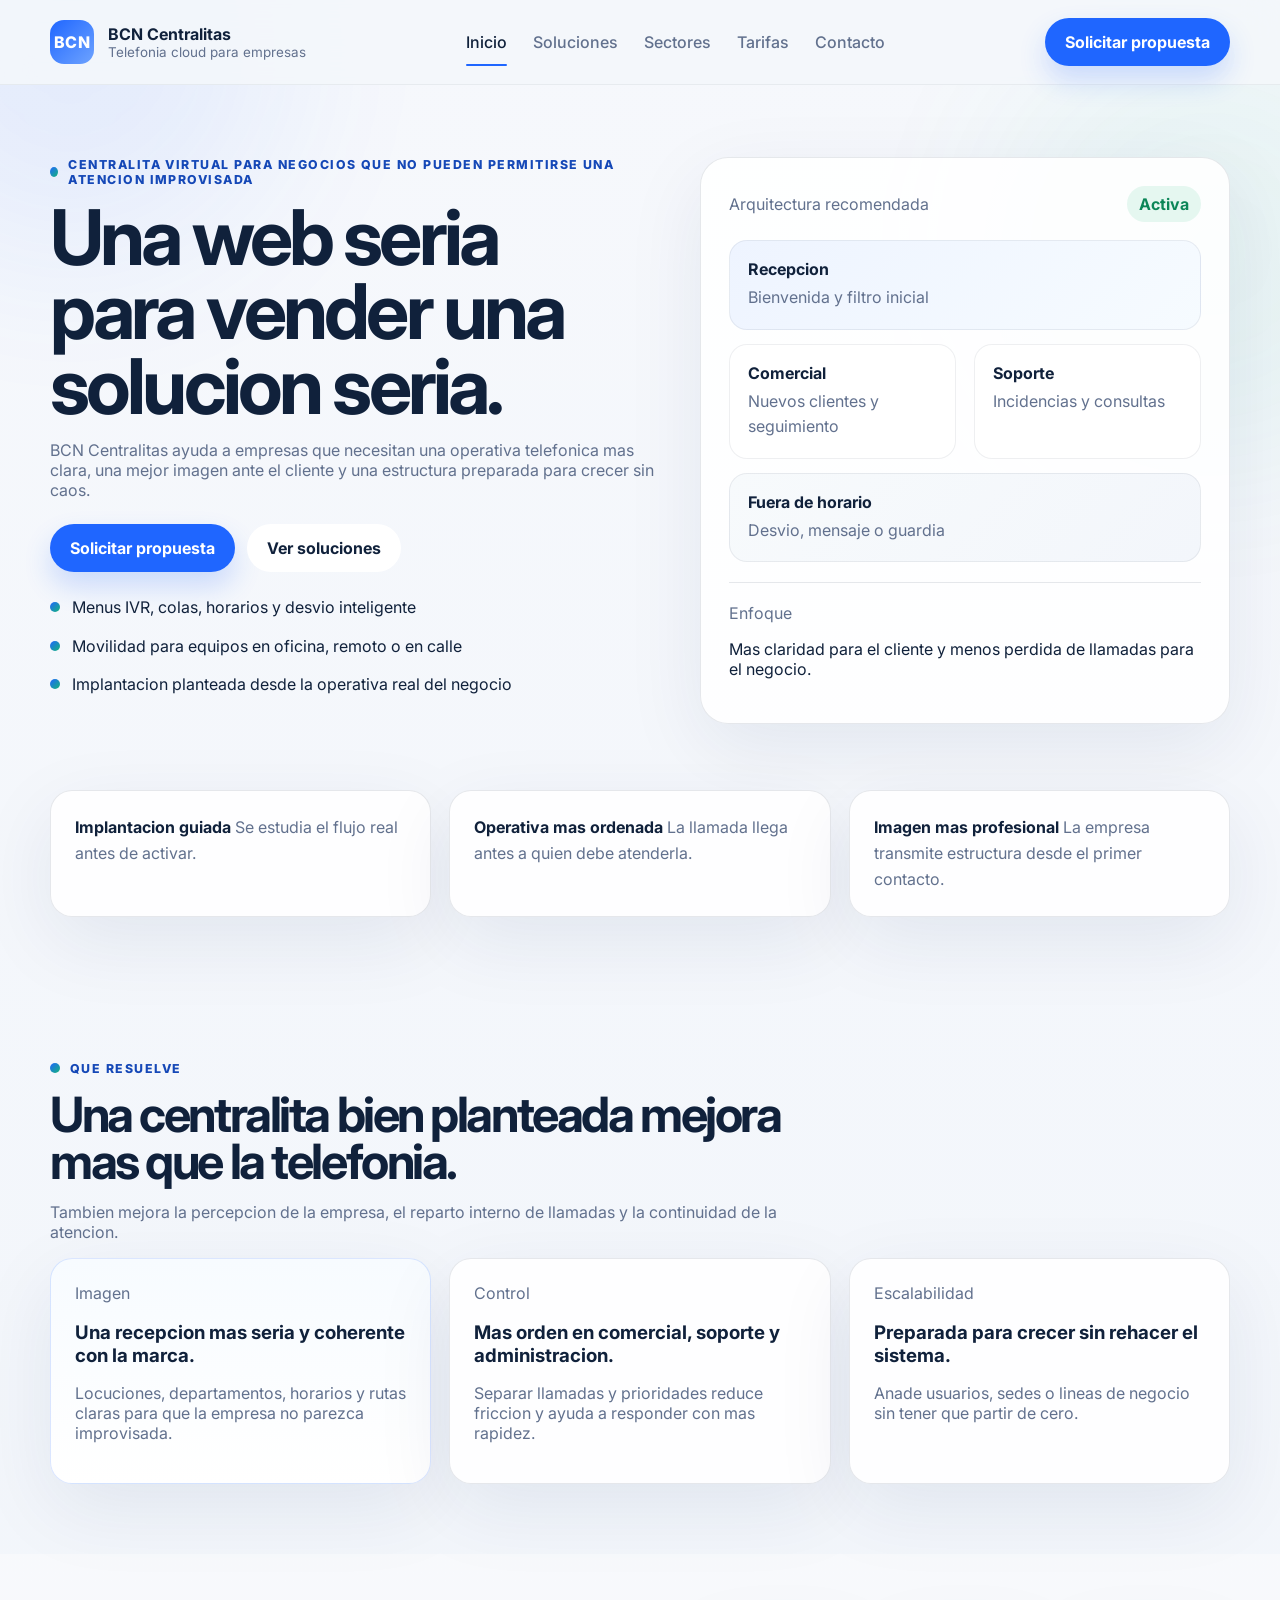
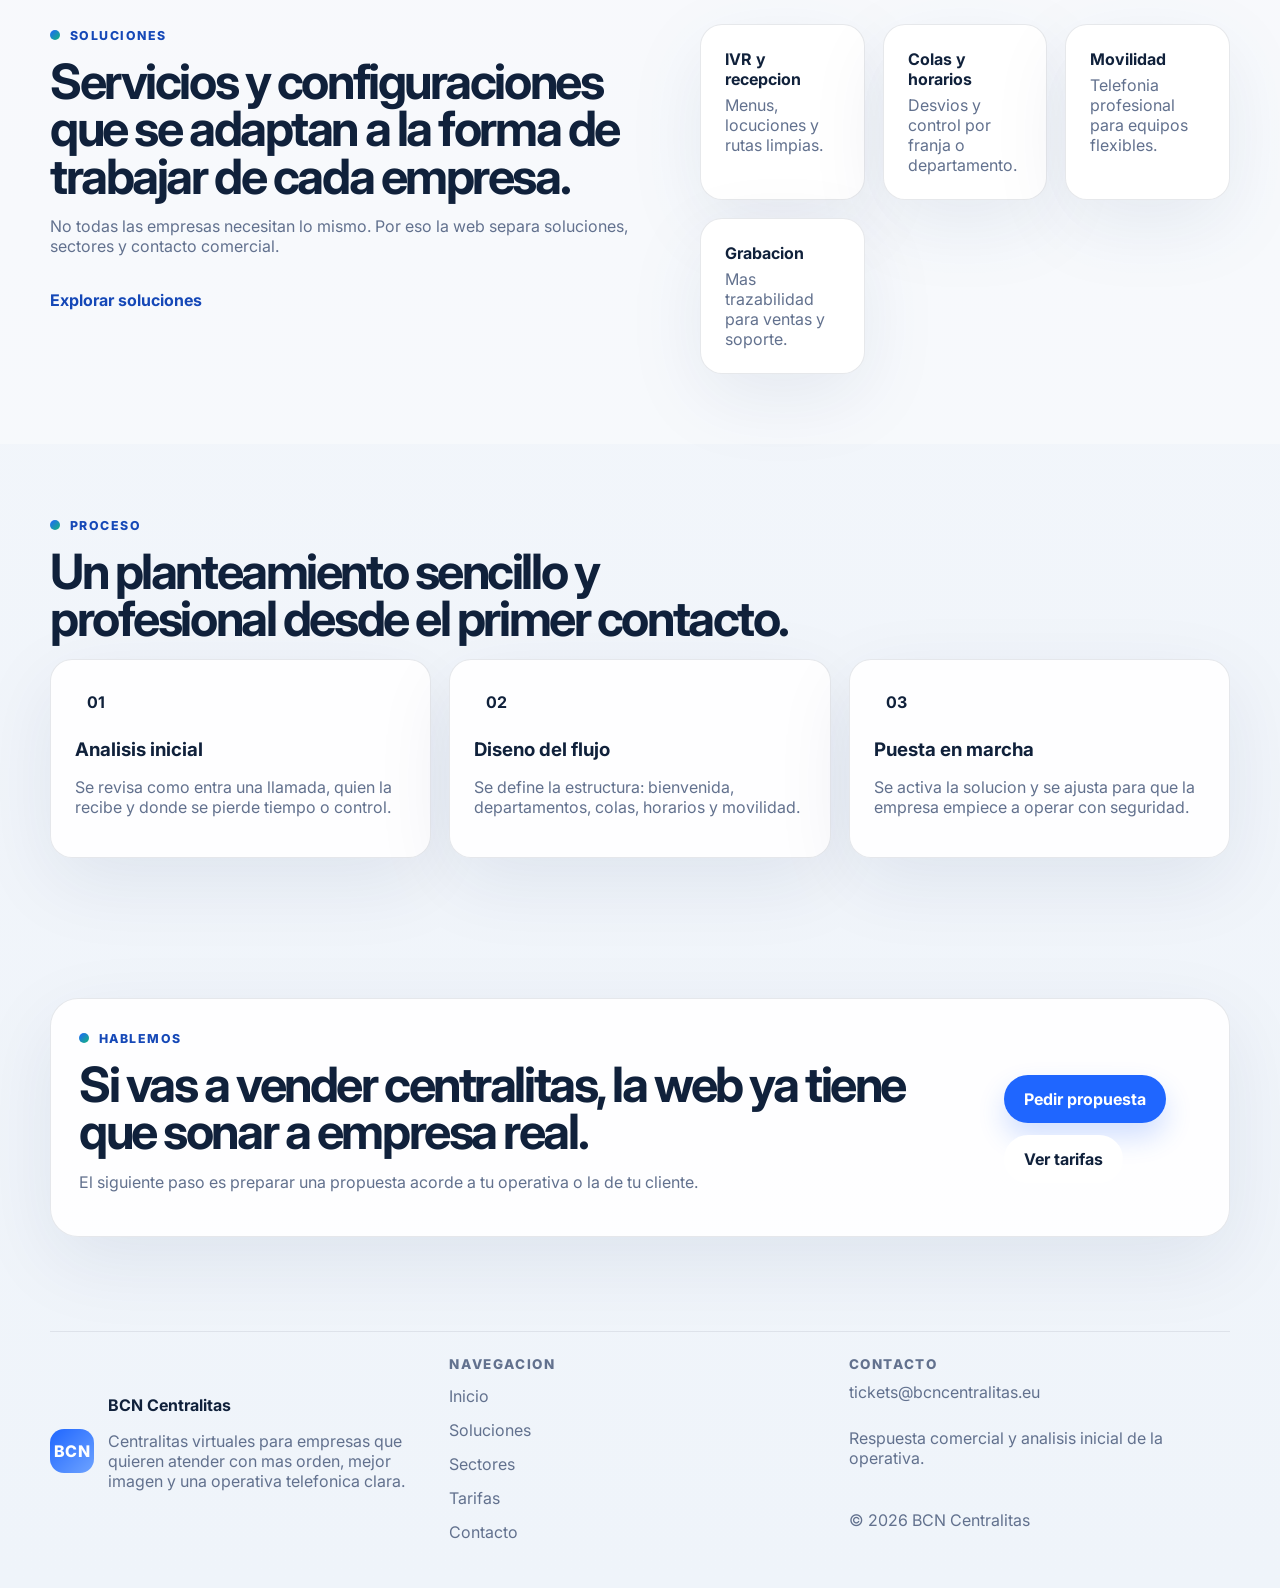
<file: index.html>
<!DOCTYPE html>
<html lang="es">
  <head>
    <meta charset="UTF-8" />
    <meta name="viewport" content="width=device-width, initial-scale=1.0" />
    <link rel="preconnect" href="https://fonts.googleapis.com" />
    <link rel="preconnect" href="https://fonts.gstatic.com" crossorigin />
    <link
      href="https://fonts.googleapis.com/css2?family=Inter:wght@400;500;600;700;800&display=swap"
      rel="stylesheet"
    />
    <link rel="stylesheet" href="/styles.css" />
    <title>BCN Centralitas | Centralita virtual para empresas</title>
    <meta name="description" content="Centralita virtual para empresas con IVR, colas, desvio, movilidad, grabacion e implantacion guiada." />
  </head>
  <body data-page="inicio">
    <div class="page-bg page-bg-left"></div>
    <div class="page-bg page-bg-right"></div>
    <header class="site-header">
      <div class="container header-inner">
        <a href="/" class="brand" aria-label="BCN Centralitas inicio">
          <span class="brand-mark">BCN</span>
          <span class="brand-copy">
            <strong>BCN Centralitas</strong>
            <span>Telefonia cloud para empresas</span>
          </span>
        </a>

        <button class="menu-toggle" type="button" aria-expanded="false" aria-label="Abrir navegacion">
          Menu
        </button>

        <nav class="main-nav" aria-label="Navegacion principal">
          <a href="/" data-page="inicio">Inicio</a>
          <a href="/soluciones" data-page="soluciones">Soluciones</a>
          <a href="/sectores" data-page="sectores">Sectores</a>
          <a href="/tarifas" data-page="tarifas">Tarifas</a>
          <a href="/contacto" data-page="contacto">Contacto</a>
        </nav>

        <a class="header-cta" href="/contacto">Solicitar propuesta</a>
      </div>
    </header>

    <main>
      <section class="hero-section">
        <div class="container hero-grid">
          <div class="hero-copy">
            <span class="eyebrow">Centralita virtual para negocios que no pueden permitirse una atencion improvisada</span>
            <h1>Una web seria para vender una solucion seria.</h1>
            <p class="lead">
              BCN Centralitas ayuda a empresas que necesitan una operativa telefonica mas clara,
              una mejor imagen ante el cliente y una estructura preparada para crecer sin caos.
            </p>
            <div class="hero-actions">
              <a class="button button-primary" href="/contacto">Solicitar propuesta</a>
              <a class="button button-secondary" href="/soluciones">Ver soluciones</a>
            </div>
            <ul class="hero-list">
              <li>Menus IVR, colas, horarios y desvio inteligente</li>
              <li>Movilidad para equipos en oficina, remoto o en calle</li>
              <li>Implantacion planteada desde la operativa real del negocio</li>
            </ul>
          </div>

          <div class="hero-card">
            <div class="hero-card-top">
              <span class="card-label">Arquitectura recomendada</span>
              <span class="status-badge">Activa</span>
            </div>
            <div class="signal-flow">
              <div class="signal-node signal-node-primary">
                <strong>Recepcion</strong>
                <span>Bienvenida y filtro inicial</span>
              </div>
              <div class="signal-row">
                <div class="signal-node">
                  <strong>Comercial</strong>
                  <span>Nuevos clientes y seguimiento</span>
                </div>
                <div class="signal-node">
                  <strong>Soporte</strong>
                  <span>Incidencias y consultas</span>
                </div>
              </div>
              <div class="signal-node signal-node-muted">
                <strong>Fuera de horario</strong>
                <span>Desvio, mensaje o guardia</span>
              </div>
            </div>
            <div class="hero-note">
              <span class="card-label">Enfoque</span>
              <p>Mas claridad para el cliente y menos perdida de llamadas para el negocio.</p>
            </div>
          </div>
        </div>
      </section>

      <section class="section section-tight">
        <div class="container value-strip">
          <article>
            <strong>Implantacion guiada</strong>
            <span>Se estudia el flujo real antes de activar.</span>
          </article>
          <article>
            <strong>Operativa mas ordenada</strong>
            <span>La llamada llega antes a quien debe atenderla.</span>
          </article>
          <article>
            <strong>Imagen mas profesional</strong>
            <span>La empresa transmite estructura desde el primer contacto.</span>
          </article>
        </div>
      </section>

      <section class="section">
        <div class="container">
          <div class="section-heading">
            <span class="eyebrow">Que resuelve</span>
            <h2>Una centralita bien planteada mejora mas que la telefonia.</h2>
            <p>Tambien mejora la percepcion de la empresa, el reparto interno de llamadas y la continuidad de la atencion.</p>
          </div>
          <div class="feature-grid">
            <article class="feature-card feature-card-featured">
              <span class="card-label">Imagen</span>
              <h3>Una recepcion mas seria y coherente con la marca.</h3>
              <p>Locuciones, departamentos, horarios y rutas claras para que la empresa no parezca improvisada.</p>
            </article>
            <article class="feature-card">
              <span class="card-label">Control</span>
              <h3>Mas orden en comercial, soporte y administracion.</h3>
              <p>Separar llamadas y prioridades reduce friccion y ayuda a responder con mas rapidez.</p>
            </article>
            <article class="feature-card">
              <span class="card-label">Escalabilidad</span>
              <h3>Preparada para crecer sin rehacer el sistema.</h3>
              <p>Anade usuarios, sedes o lineas de negocio sin tener que partir de cero.</p>
            </article>
          </div>
        </div>
      </section>

      <section class="section section-soft">
        <div class="container split-grid">
          <div>
            <span class="eyebrow">Soluciones</span>
            <h2>Servicios y configuraciones que se adaptan a la forma de trabajar de cada empresa.</h2>
            <p class="lead">No todas las empresas necesitan lo mismo. Por eso la web separa soluciones, sectores y contacto comercial.</p>
            <a class="text-link" href="/soluciones">Explorar soluciones</a>
          </div>
          <div class="mini-grid">
            <article class="mini-card">
              <strong>IVR y recepcion</strong>
              <span>Menus, locuciones y rutas limpias.</span>
            </article>
            <article class="mini-card">
              <strong>Colas y horarios</strong>
              <span>Desvios y control por franja o departamento.</span>
            </article>
            <article class="mini-card">
              <strong>Movilidad</strong>
              <span>Telefonia profesional para equipos flexibles.</span>
            </article>
            <article class="mini-card">
              <strong>Grabacion</strong>
              <span>Mas trazabilidad para ventas y soporte.</span>
            </article>
          </div>
        </div>
      </section>

      <section class="section">
        <div class="container">
          <div class="section-heading">
            <span class="eyebrow">Proceso</span>
            <h2>Un planteamiento sencillo y profesional desde el primer contacto.</h2>
          </div>
          <div class="process-grid">
            <article class="process-card">
              <span class="step-badge">01</span>
              <h3>Analisis inicial</h3>
              <p>Se revisa como entra una llamada, quien la recibe y donde se pierde tiempo o control.</p>
            </article>
            <article class="process-card">
              <span class="step-badge">02</span>
              <h3>Diseno del flujo</h3>
              <p>Se define la estructura: bienvenida, departamentos, colas, horarios y movilidad.</p>
            </article>
            <article class="process-card">
              <span class="step-badge">03</span>
              <h3>Puesta en marcha</h3>
              <p>Se activa la solucion y se ajusta para que la empresa empiece a operar con seguridad.</p>
            </article>
          </div>
        </div>
      </section>

      <section class="section">
        <div class="container cta-panel">
          <div>
            <span class="eyebrow">Hablemos</span>
            <h2>Si vas a vender centralitas, la web ya tiene que sonar a empresa real.</h2>
            <p>El siguiente paso es preparar una propuesta acorde a tu operativa o la de tu cliente.</p>
          </div>
          <div class="hero-actions">
            <a class="button button-primary" href="/contacto">Pedir propuesta</a>
            <a class="button button-secondary" href="/tarifas">Ver tarifas</a>
          </div>
        </div>
      </section>
    </main>
    <footer class="site-footer">
      <div class="container footer-grid">
        <div class="footer-brand">
          <span class="brand-mark footer-mark">BCN</span>
          <div>
            <strong>BCN Centralitas</strong>
            <p>Centralitas virtuales para empresas que quieren atender con mas orden, mejor imagen y una operativa telefonica clara.</p>
          </div>
        </div>
        <div class="footer-column">
          <span class="footer-title">Navegacion</span>
          <a href="/">Inicio</a>
          <a href="/soluciones">Soluciones</a>
          <a href="/sectores">Sectores</a>
          <a href="/tarifas">Tarifas</a>
          <a href="/contacto">Contacto</a>
        </div>
        <div class="footer-column">
          <span class="footer-title">Contacto</span>
          <a href="mailto:tickets@bcncentralitas.eu">tickets@bcncentralitas.eu</a>
          <p>Respuesta comercial y analisis inicial de la operativa.</p>
          <p>&copy; <span data-current-year></span> BCN Centralitas</p>
        </div>
      </div>
    </footer>
    <script src="/script.js"></script>

  </body>
</html>
</file>
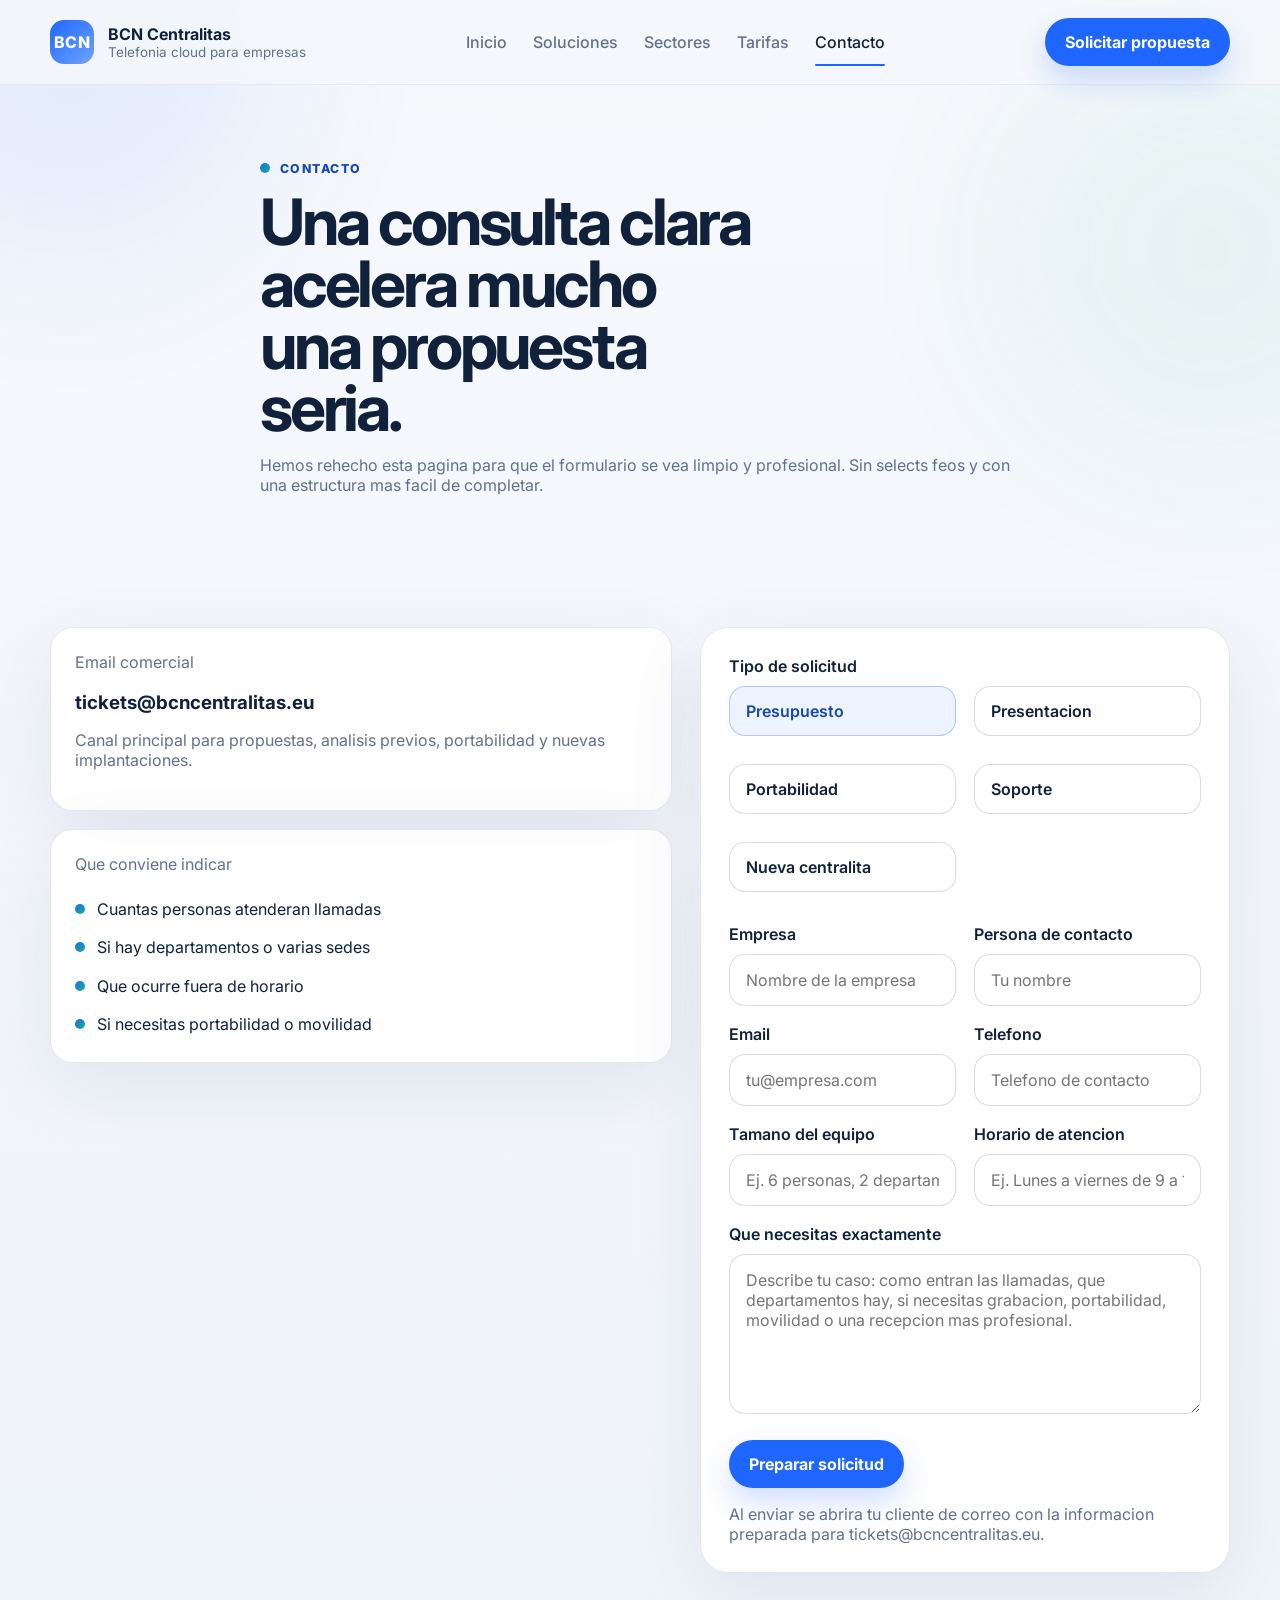
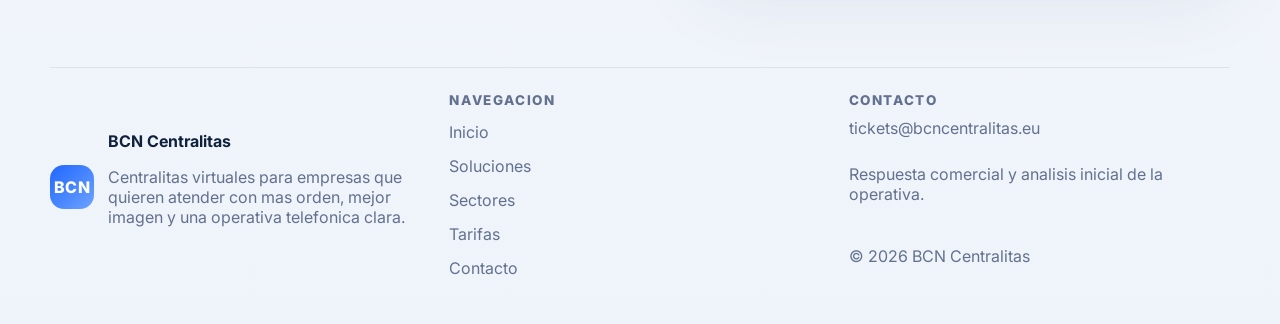
<file: contacto/index.html>
<!DOCTYPE html>
<html lang="es">
  <head>
    <meta charset="UTF-8" />
    <meta name="viewport" content="width=device-width, initial-scale=1.0" />
    <link rel="preconnect" href="https://fonts.googleapis.com" />
    <link rel="preconnect" href="https://fonts.gstatic.com" crossorigin />
    <link
      href="https://fonts.googleapis.com/css2?family=Inter:wght@400;500;600;700;800&display=swap"
      rel="stylesheet"
    />
    <link rel="stylesheet" href="/styles.css" />
    <title>Contacto | BCN Centralitas</title>
    <meta name="description" content="Solicita una propuesta comercial o abre una consulta sobre la centralita que encaja con tu empresa." />
  </head>
  <body data-page="contacto">
    <div class="page-bg page-bg-left"></div>
    <div class="page-bg page-bg-right"></div>
    <header class="site-header">
      <div class="container header-inner">
        <a href="/" class="brand" aria-label="BCN Centralitas inicio">
          <span class="brand-mark">BCN</span>
          <span class="brand-copy">
            <strong>BCN Centralitas</strong>
            <span>Telefonia cloud para empresas</span>
          </span>
        </a>

        <button class="menu-toggle" type="button" aria-expanded="false" aria-label="Abrir navegacion">
          Menu
        </button>

        <nav class="main-nav" aria-label="Navegacion principal">
          <a href="/" data-page="inicio">Inicio</a>
          <a href="/soluciones" data-page="soluciones">Soluciones</a>
          <a href="/sectores" data-page="sectores">Sectores</a>
          <a href="/tarifas" data-page="tarifas">Tarifas</a>
          <a href="/contacto" data-page="contacto">Contacto</a>
        </nav>

        <a class="header-cta" href="/contacto">Solicitar propuesta</a>
      </div>
    </header>

    <main>
      <section class="page-hero">
        <div class="container page-intro">
          <span class="eyebrow">Contacto</span>
          <h1>Una consulta clara acelera mucho una propuesta seria.</h1>
          <p class="lead">Hemos rehecho esta pagina para que el formulario se vea limpio y profesional. Sin selects feos y con una estructura mas facil de completar.</p>
        </div>
      </section>

      <section class="section">
        <div class="container contact-grid">
          <aside class="contact-sidebar">
            <article class="sidebar-card">
              <span class="card-label">Email comercial</span>
              <h3>tickets@bcncentralitas.eu</h3>
              <p>Canal principal para propuestas, analisis previos, portabilidad y nuevas implantaciones.</p>
            </article>
            <article class="sidebar-card">
              <span class="card-label">Que conviene indicar</span>
              <ul class="clean-list">
                <li>Cuantas personas atenderan llamadas</li>
                <li>Si hay departamentos o varias sedes</li>
                <li>Que ocurre fuera de horario</li>
                <li>Si necesitas portabilidad o movilidad</li>
              </ul>
            </article>
          </aside>

          <form id="contact-form" class="contact-form panel">
            <div class="form-block">
              <span class="form-label">Tipo de solicitud</span>
              <div class="choice-grid">
                <label class="choice-card">
                  <input type="radio" name="requestType" value="Presupuesto" checked />
                  <span>Presupuesto</span>
                </label>
                <label class="choice-card">
                  <input type="radio" name="requestType" value="Presentacion" />
                  <span>Presentacion</span>
                </label>
                <label class="choice-card">
                  <input type="radio" name="requestType" value="Portabilidad" />
                  <span>Portabilidad</span>
                </label>
                <label class="choice-card">
                  <input type="radio" name="requestType" value="Soporte" />
                  <span>Soporte</span>
                </label>
                <label class="choice-card">
                  <input type="radio" name="requestType" value="Nueva centralita" />
                  <span>Nueva centralita</span>
                </label>
              </div>
            </div>

            <div class="form-grid">
              <label>
                <span>Empresa</span>
                <input type="text" name="company" placeholder="Nombre de la empresa" required />
              </label>
              <label>
                <span>Persona de contacto</span>
                <input type="text" name="name" placeholder="Tu nombre" required />
              </label>
              <label>
                <span>Email</span>
                <input type="email" name="email" placeholder="tu@empresa.com" required />
              </label>
              <label>
                <span>Telefono</span>
                <input type="tel" name="phone" placeholder="Telefono de contacto" required />
              </label>
              <label>
                <span>Tamano del equipo</span>
                <input type="text" name="teamSize" placeholder="Ej. 6 personas, 2 departamentos" required />
              </label>
              <label>
                <span>Horario de atencion</span>
                <input type="text" name="schedule" placeholder="Ej. Lunes a viernes de 9 a 18" />
              </label>
              <label class="full-width">
                <span>Que necesitas exactamente</span>
                <textarea name="message" placeholder="Describe tu caso: como entran las llamadas, que departamentos hay, si necesitas grabacion, portabilidad, movilidad o una recepcion mas profesional." required></textarea>
              </label>
            </div>

            <div class="form-actions-row">
              <button type="submit" class="button button-primary">Preparar solicitud</button>
              <p id="form-status" class="form-status">Al enviar se abrira tu cliente de correo con la informacion preparada para tickets@bcncentralitas.eu.</p>
            </div>
          </form>
        </div>
      </section>
    </main>
    <footer class="site-footer">
      <div class="container footer-grid">
        <div class="footer-brand">
          <span class="brand-mark footer-mark">BCN</span>
          <div>
            <strong>BCN Centralitas</strong>
            <p>Centralitas virtuales para empresas que quieren atender con mas orden, mejor imagen y una operativa telefonica clara.</p>
          </div>
        </div>
        <div class="footer-column">
          <span class="footer-title">Navegacion</span>
          <a href="/">Inicio</a>
          <a href="/soluciones">Soluciones</a>
          <a href="/sectores">Sectores</a>
          <a href="/tarifas">Tarifas</a>
          <a href="/contacto">Contacto</a>
        </div>
        <div class="footer-column">
          <span class="footer-title">Contacto</span>
          <a href="mailto:tickets@bcncentralitas.eu">tickets@bcncentralitas.eu</a>
          <p>Respuesta comercial y analisis inicial de la operativa.</p>
          <p>&copy; <span data-current-year></span> BCN Centralitas</p>
        </div>
      </div>
    </footer>
    <script src="/script.js"></script>

  </body>
</html>
</file>
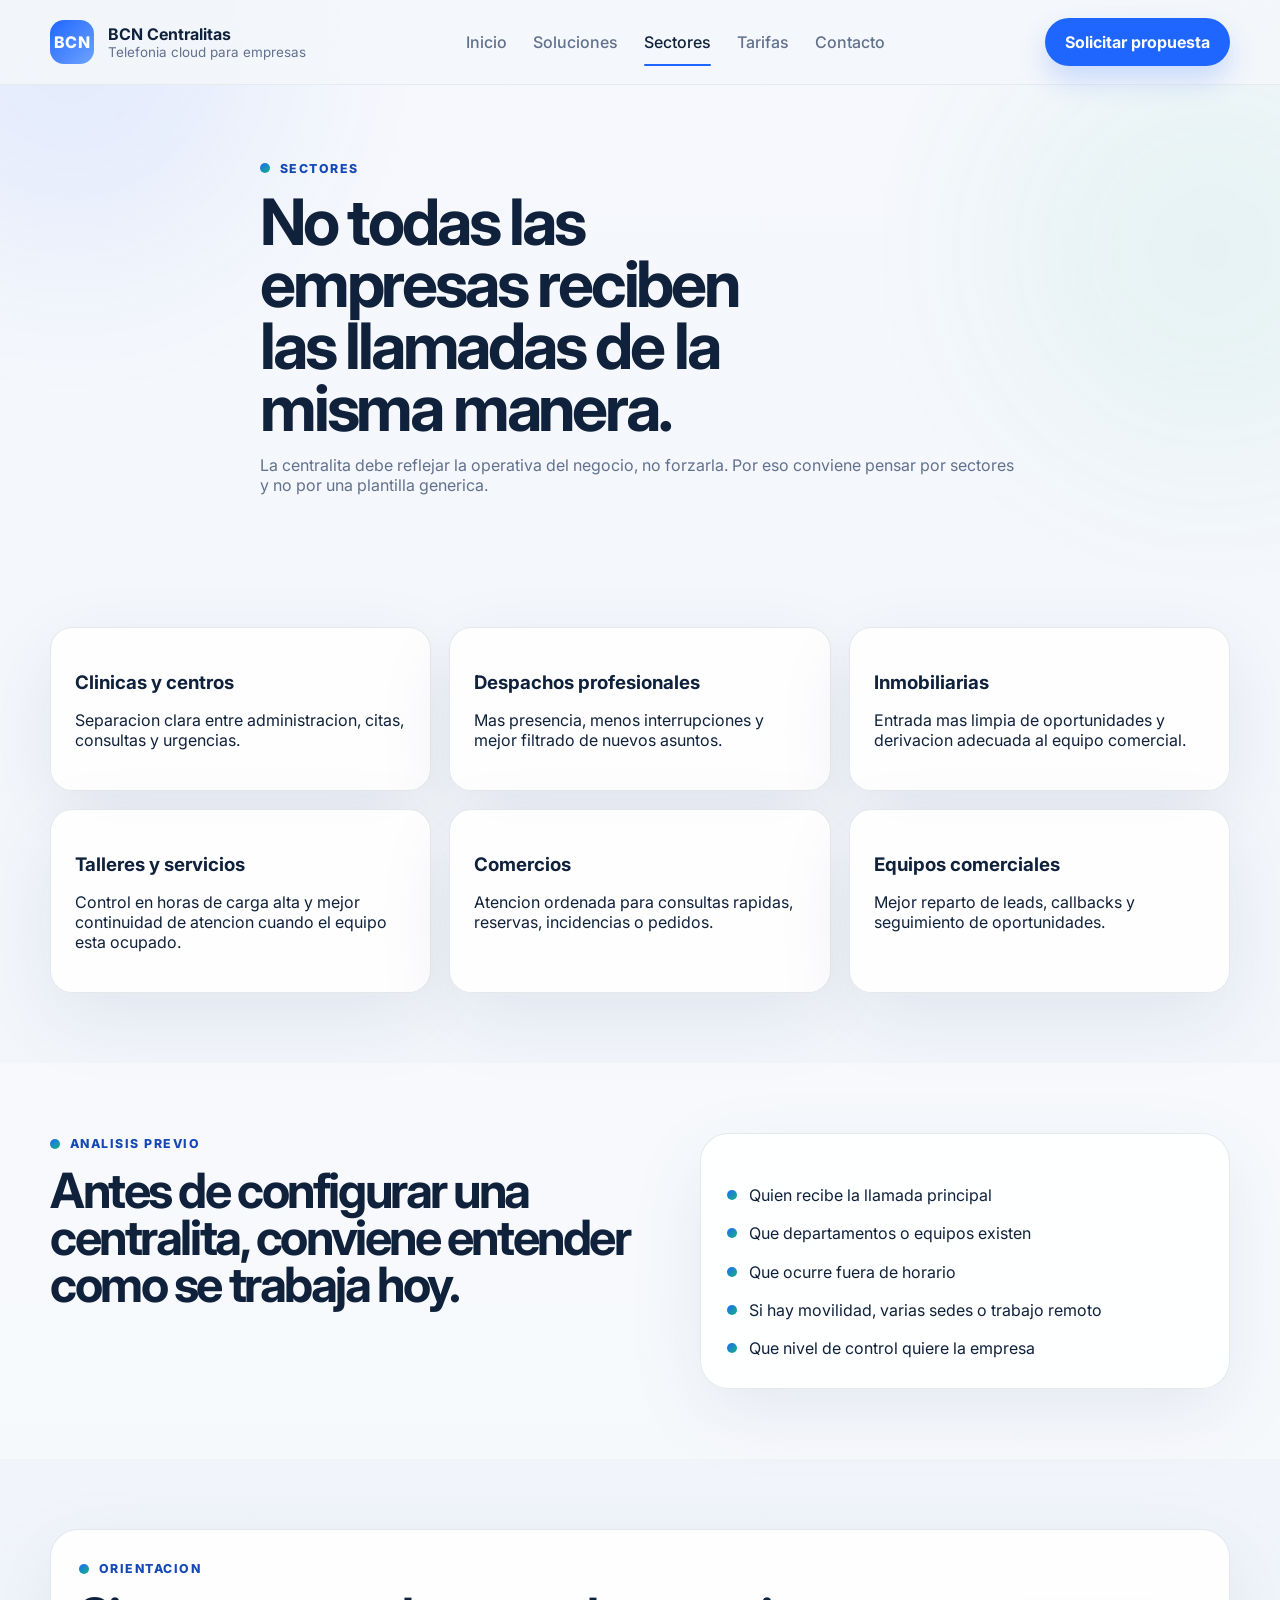
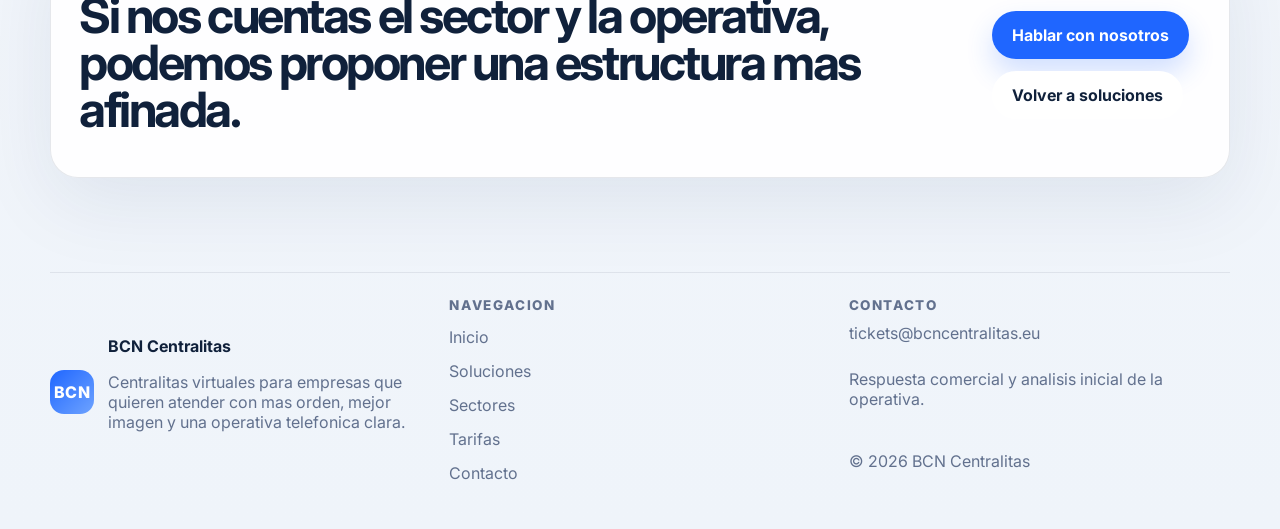
<file: sectores/index.html>
<!DOCTYPE html>
<html lang="es">
  <head>
    <meta charset="UTF-8" />
    <meta name="viewport" content="width=device-width, initial-scale=1.0" />
    <link rel="preconnect" href="https://fonts.googleapis.com" />
    <link rel="preconnect" href="https://fonts.gstatic.com" crossorigin />
    <link
      href="https://fonts.googleapis.com/css2?family=Inter:wght@400;500;600;700;800&display=swap"
      rel="stylesheet"
    />
    <link rel="stylesheet" href="/styles.css" />
    <title>Sectores | BCN Centralitas</title>
    <meta name="description" content="Casos de uso para clinicas, despachos, inmobiliarias, talleres, comercios y equipos comerciales." />
  </head>
  <body data-page="sectores">
    <div class="page-bg page-bg-left"></div>
    <div class="page-bg page-bg-right"></div>
    <header class="site-header">
      <div class="container header-inner">
        <a href="/" class="brand" aria-label="BCN Centralitas inicio">
          <span class="brand-mark">BCN</span>
          <span class="brand-copy">
            <strong>BCN Centralitas</strong>
            <span>Telefonia cloud para empresas</span>
          </span>
        </a>

        <button class="menu-toggle" type="button" aria-expanded="false" aria-label="Abrir navegacion">
          Menu
        </button>

        <nav class="main-nav" aria-label="Navegacion principal">
          <a href="/" data-page="inicio">Inicio</a>
          <a href="/soluciones" data-page="soluciones">Soluciones</a>
          <a href="/sectores" data-page="sectores">Sectores</a>
          <a href="/tarifas" data-page="tarifas">Tarifas</a>
          <a href="/contacto" data-page="contacto">Contacto</a>
        </nav>

        <a class="header-cta" href="/contacto">Solicitar propuesta</a>
      </div>
    </header>

    <main>
      <section class="page-hero">
        <div class="container page-intro">
          <span class="eyebrow">Sectores</span>
          <h1>No todas las empresas reciben las llamadas de la misma manera.</h1>
          <p class="lead">La centralita debe reflejar la operativa del negocio, no forzarla. Por eso conviene pensar por sectores y no por una plantilla generica.</p>
        </div>
      </section>

      <section class="section">
        <div class="container sectors-grid">
          <article class="sector-card">
            <h3>Clinicas y centros</h3>
            <p>Separacion clara entre administracion, citas, consultas y urgencias.</p>
          </article>
          <article class="sector-card">
            <h3>Despachos profesionales</h3>
            <p>Mas presencia, menos interrupciones y mejor filtrado de nuevos asuntos.</p>
          </article>
          <article class="sector-card">
            <h3>Inmobiliarias</h3>
            <p>Entrada mas limpia de oportunidades y derivacion adecuada al equipo comercial.</p>
          </article>
          <article class="sector-card">
            <h3>Talleres y servicios</h3>
            <p>Control en horas de carga alta y mejor continuidad de atencion cuando el equipo esta ocupado.</p>
          </article>
          <article class="sector-card">
            <h3>Comercios</h3>
            <p>Atencion ordenada para consultas rapidas, reservas, incidencias o pedidos.</p>
          </article>
          <article class="sector-card">
            <h3>Equipos comerciales</h3>
            <p>Mejor reparto de leads, callbacks y seguimiento de oportunidades.</p>
          </article>
        </div>
      </section>

      <section class="section section-soft">
        <div class="container split-grid">
          <div>
            <span class="eyebrow">Analisis previo</span>
            <h2>Antes de configurar una centralita, conviene entender como se trabaja hoy.</h2>
          </div>
          <div class="list-panel">
            <ul class="clean-list">
              <li>Quien recibe la llamada principal</li>
              <li>Que departamentos o equipos existen</li>
              <li>Que ocurre fuera de horario</li>
              <li>Si hay movilidad, varias sedes o trabajo remoto</li>
              <li>Que nivel de control quiere la empresa</li>
            </ul>
          </div>
        </div>
      </section>

      <section class="section">
        <div class="container cta-panel">
          <div>
            <span class="eyebrow">Orientacion</span>
            <h2>Si nos cuentas el sector y la operativa, podemos proponer una estructura mas afinada.</h2>
          </div>
          <div class="hero-actions">
            <a class="button button-primary" href="/contacto">Hablar con nosotros</a>
            <a class="button button-secondary" href="/soluciones">Volver a soluciones</a>
          </div>
        </div>
      </section>
    </main>
    <footer class="site-footer">
      <div class="container footer-grid">
        <div class="footer-brand">
          <span class="brand-mark footer-mark">BCN</span>
          <div>
            <strong>BCN Centralitas</strong>
            <p>Centralitas virtuales para empresas que quieren atender con mas orden, mejor imagen y una operativa telefonica clara.</p>
          </div>
        </div>
        <div class="footer-column">
          <span class="footer-title">Navegacion</span>
          <a href="/">Inicio</a>
          <a href="/soluciones">Soluciones</a>
          <a href="/sectores">Sectores</a>
          <a href="/tarifas">Tarifas</a>
          <a href="/contacto">Contacto</a>
        </div>
        <div class="footer-column">
          <span class="footer-title">Contacto</span>
          <a href="mailto:tickets@bcncentralitas.eu">tickets@bcncentralitas.eu</a>
          <p>Respuesta comercial y analisis inicial de la operativa.</p>
          <p>&copy; <span data-current-year></span> BCN Centralitas</p>
        </div>
      </div>
    </footer>
    <script src="/script.js"></script>

  </body>
</html>
</file>
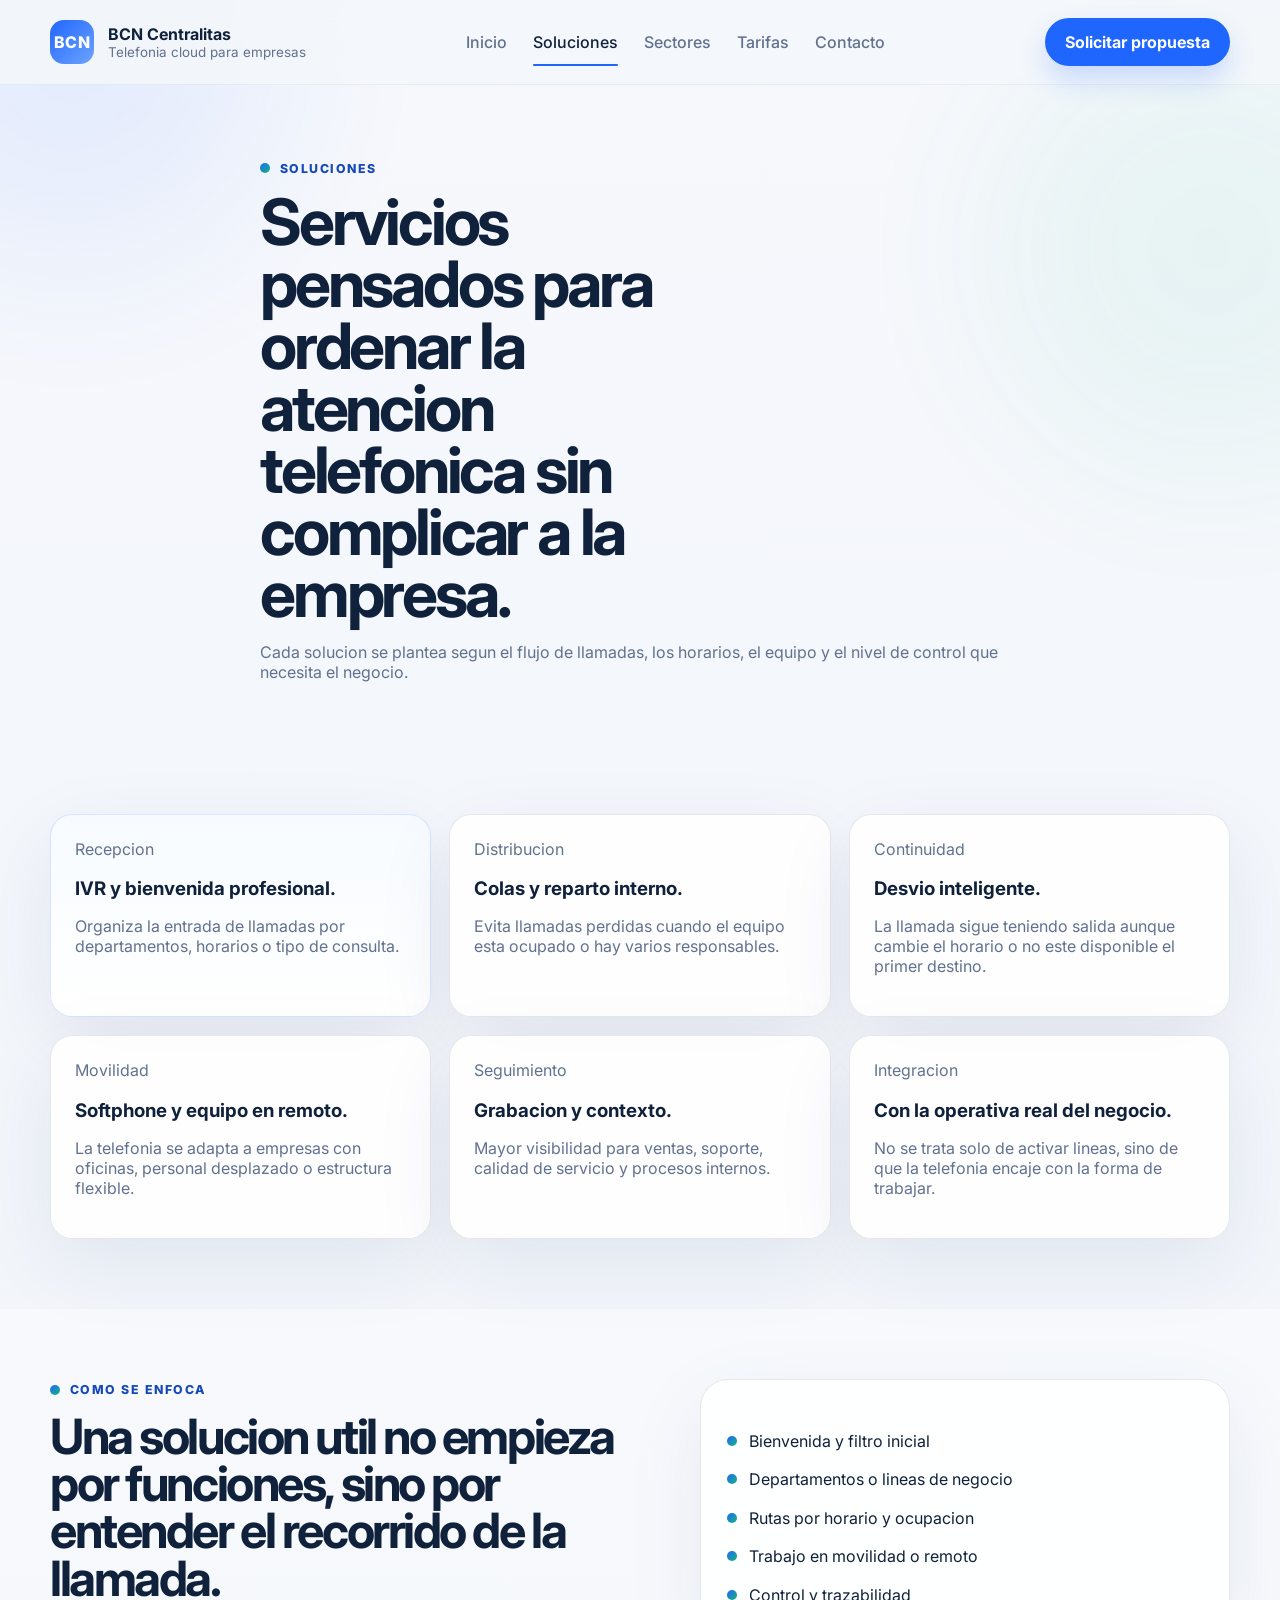
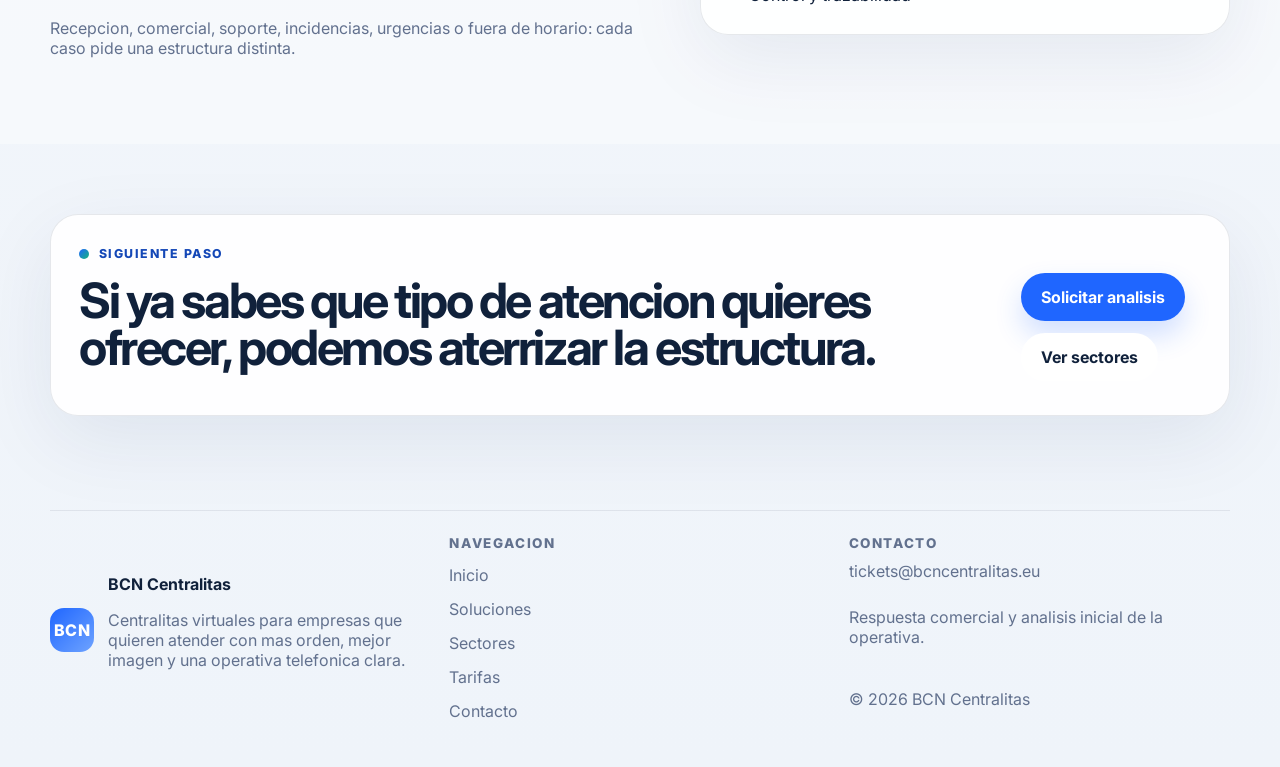
<file: soluciones/index.html>
<!DOCTYPE html>
<html lang="es">
  <head>
    <meta charset="UTF-8" />
    <meta name="viewport" content="width=device-width, initial-scale=1.0" />
    <link rel="preconnect" href="https://fonts.googleapis.com" />
    <link rel="preconnect" href="https://fonts.gstatic.com" crossorigin />
    <link
      href="https://fonts.googleapis.com/css2?family=Inter:wght@400;500;600;700;800&display=swap"
      rel="stylesheet"
    />
    <link rel="stylesheet" href="/styles.css" />
    <title>Soluciones | BCN Centralitas</title>
    <meta name="description" content="Soluciones de BCN Centralitas: IVR, colas, desvio, grabacion, movilidad e integraciones para empresas." />
  </head>
  <body data-page="soluciones">
    <div class="page-bg page-bg-left"></div>
    <div class="page-bg page-bg-right"></div>
    <header class="site-header">
      <div class="container header-inner">
        <a href="/" class="brand" aria-label="BCN Centralitas inicio">
          <span class="brand-mark">BCN</span>
          <span class="brand-copy">
            <strong>BCN Centralitas</strong>
            <span>Telefonia cloud para empresas</span>
          </span>
        </a>

        <button class="menu-toggle" type="button" aria-expanded="false" aria-label="Abrir navegacion">
          Menu
        </button>

        <nav class="main-nav" aria-label="Navegacion principal">
          <a href="/" data-page="inicio">Inicio</a>
          <a href="/soluciones" data-page="soluciones">Soluciones</a>
          <a href="/sectores" data-page="sectores">Sectores</a>
          <a href="/tarifas" data-page="tarifas">Tarifas</a>
          <a href="/contacto" data-page="contacto">Contacto</a>
        </nav>

        <a class="header-cta" href="/contacto">Solicitar propuesta</a>
      </div>
    </header>

    <main>
      <section class="page-hero">
        <div class="container page-intro">
          <span class="eyebrow">Soluciones</span>
          <h1>Servicios pensados para ordenar la atencion telefonica sin complicar a la empresa.</h1>
          <p class="lead">Cada solucion se plantea segun el flujo de llamadas, los horarios, el equipo y el nivel de control que necesita el negocio.</p>
        </div>
      </section>

      <section class="section">
        <div class="container feature-grid feature-grid-2x3">
          <article class="feature-card feature-card-featured">
            <span class="card-label">Recepcion</span>
            <h3>IVR y bienvenida profesional.</h3>
            <p>Organiza la entrada de llamadas por departamentos, horarios o tipo de consulta.</p>
          </article>
          <article class="feature-card">
            <span class="card-label">Distribucion</span>
            <h3>Colas y reparto interno.</h3>
            <p>Evita llamadas perdidas cuando el equipo esta ocupado o hay varios responsables.</p>
          </article>
          <article class="feature-card">
            <span class="card-label">Continuidad</span>
            <h3>Desvio inteligente.</h3>
            <p>La llamada sigue teniendo salida aunque cambie el horario o no este disponible el primer destino.</p>
          </article>
          <article class="feature-card">
            <span class="card-label">Movilidad</span>
            <h3>Softphone y equipo en remoto.</h3>
            <p>La telefonia se adapta a empresas con oficinas, personal desplazado o estructura flexible.</p>
          </article>
          <article class="feature-card">
            <span class="card-label">Seguimiento</span>
            <h3>Grabacion y contexto.</h3>
            <p>Mayor visibilidad para ventas, soporte, calidad de servicio y procesos internos.</p>
          </article>
          <article class="feature-card">
            <span class="card-label">Integracion</span>
            <h3>Con la operativa real del negocio.</h3>
            <p>No se trata solo de activar lineas, sino de que la telefonia encaje con la forma de trabajar.</p>
          </article>
        </div>
      </section>

      <section class="section section-soft">
        <div class="container split-grid">
          <div>
            <span class="eyebrow">Como se enfoca</span>
            <h2>Una solucion util no empieza por funciones, sino por entender el recorrido de la llamada.</h2>
            <p class="lead">Recepcion, comercial, soporte, incidencias, urgencias o fuera de horario: cada caso pide una estructura distinta.</p>
          </div>
          <div class="list-panel">
            <ul class="clean-list">
              <li>Bienvenida y filtro inicial</li>
              <li>Departamentos o lineas de negocio</li>
              <li>Rutas por horario y ocupacion</li>
              <li>Trabajo en movilidad o remoto</li>
              <li>Control y trazabilidad</li>
            </ul>
          </div>
        </div>
      </section>

      <section class="section">
        <div class="container cta-panel">
          <div>
            <span class="eyebrow">Siguiente paso</span>
            <h2>Si ya sabes que tipo de atencion quieres ofrecer, podemos aterrizar la estructura.</h2>
          </div>
          <div class="hero-actions">
            <a class="button button-primary" href="/contacto">Solicitar analisis</a>
            <a class="button button-secondary" href="/sectores">Ver sectores</a>
          </div>
        </div>
      </section>
    </main>
    <footer class="site-footer">
      <div class="container footer-grid">
        <div class="footer-brand">
          <span class="brand-mark footer-mark">BCN</span>
          <div>
            <strong>BCN Centralitas</strong>
            <p>Centralitas virtuales para empresas que quieren atender con mas orden, mejor imagen y una operativa telefonica clara.</p>
          </div>
        </div>
        <div class="footer-column">
          <span class="footer-title">Navegacion</span>
          <a href="/">Inicio</a>
          <a href="/soluciones">Soluciones</a>
          <a href="/sectores">Sectores</a>
          <a href="/tarifas">Tarifas</a>
          <a href="/contacto">Contacto</a>
        </div>
        <div class="footer-column">
          <span class="footer-title">Contacto</span>
          <a href="mailto:tickets@bcncentralitas.eu">tickets@bcncentralitas.eu</a>
          <p>Respuesta comercial y analisis inicial de la operativa.</p>
          <p>&copy; <span data-current-year></span> BCN Centralitas</p>
        </div>
      </div>
    </footer>
    <script src="/script.js"></script>

  </body>
</html>
</file>
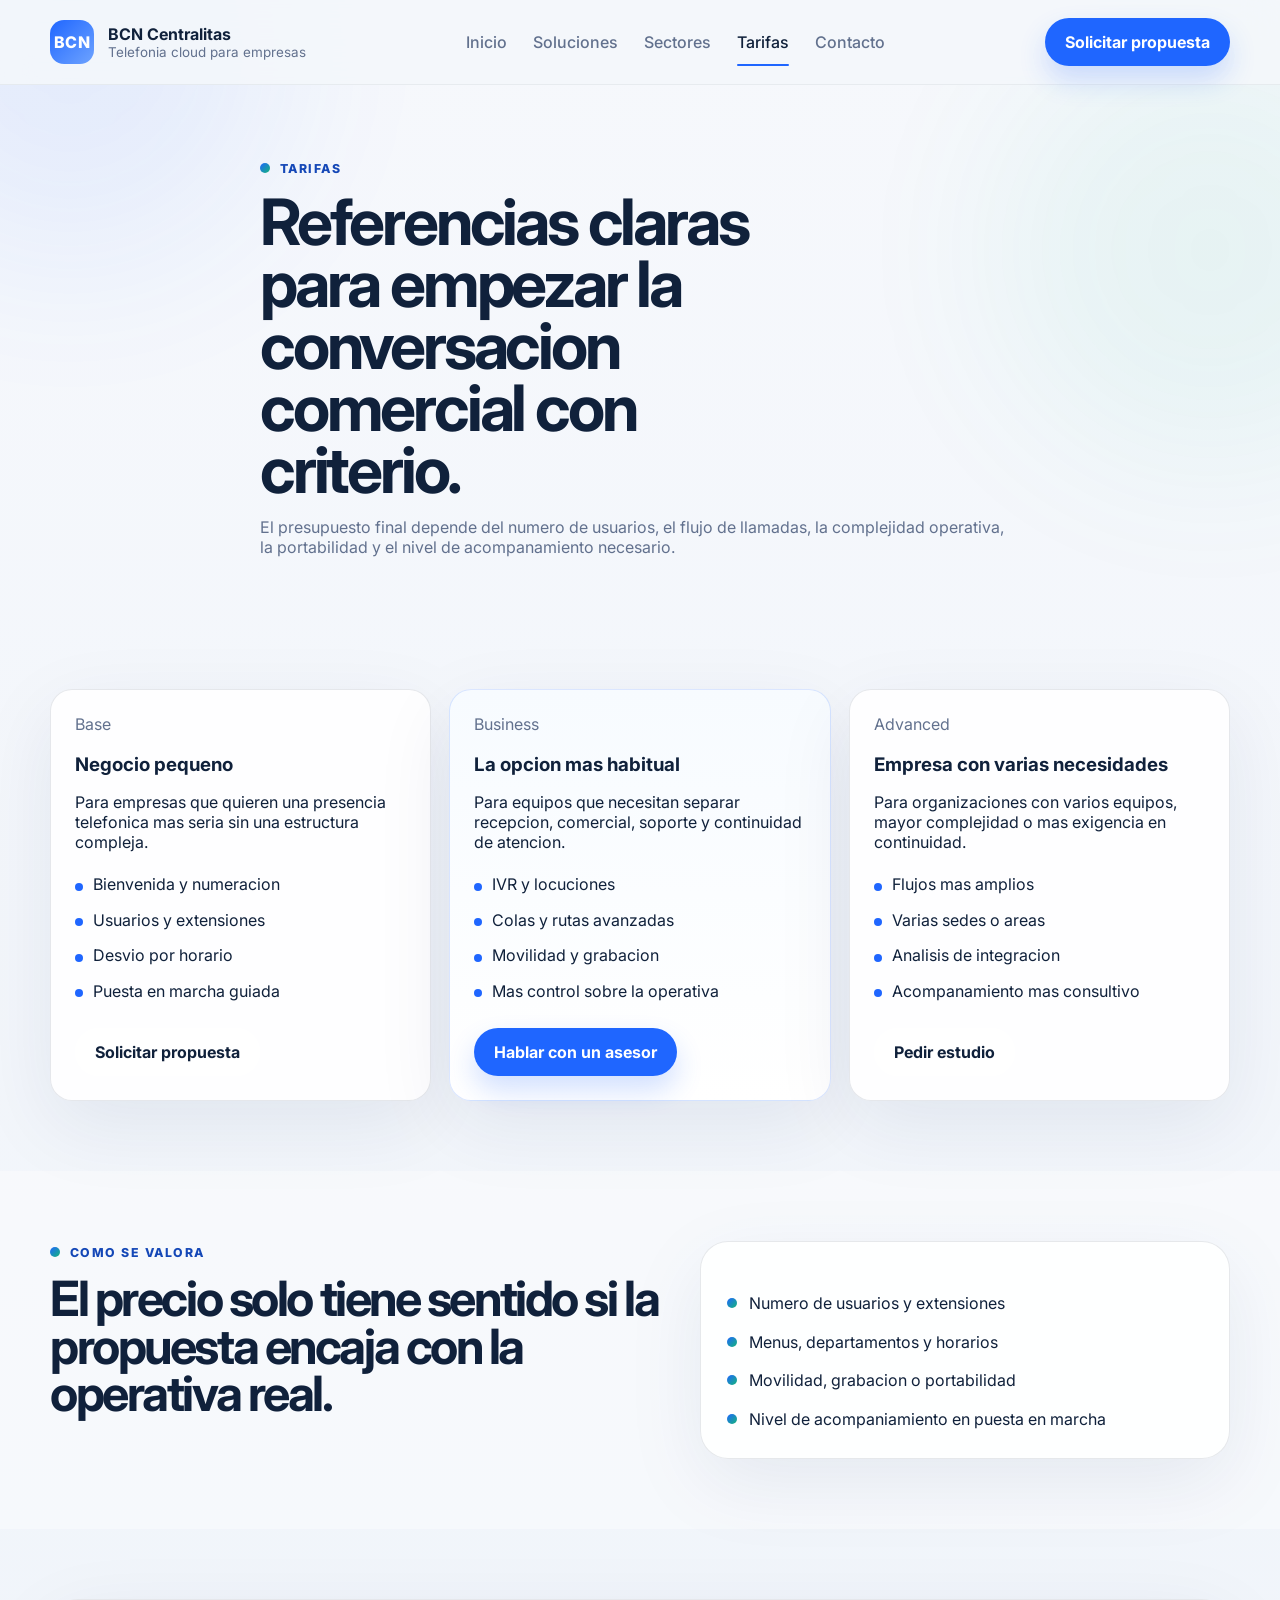
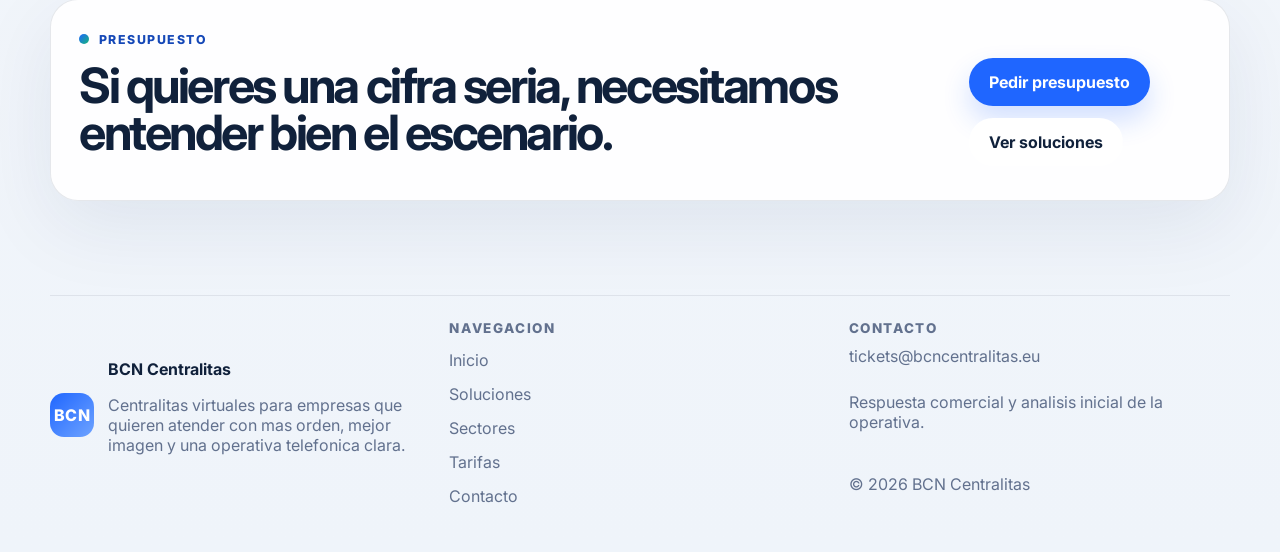
<file: tarifas/index.html>
<!DOCTYPE html>
<html lang="es">
  <head>
    <meta charset="UTF-8" />
    <meta name="viewport" content="width=device-width, initial-scale=1.0" />
    <link rel="preconnect" href="https://fonts.googleapis.com" />
    <link rel="preconnect" href="https://fonts.gstatic.com" crossorigin />
    <link
      href="https://fonts.googleapis.com/css2?family=Inter:wght@400;500;600;700;800&display=swap"
      rel="stylesheet"
    />
    <link rel="stylesheet" href="/styles.css" />
    <title>Tarifas | BCN Centralitas</title>
    <meta name="description" content="Tarifas y enfoques de servicio para empresas pequenas, equipos en crecimiento y estructuras mas avanzadas." />
  </head>
  <body data-page="tarifas">
    <div class="page-bg page-bg-left"></div>
    <div class="page-bg page-bg-right"></div>
    <header class="site-header">
      <div class="container header-inner">
        <a href="/" class="brand" aria-label="BCN Centralitas inicio">
          <span class="brand-mark">BCN</span>
          <span class="brand-copy">
            <strong>BCN Centralitas</strong>
            <span>Telefonia cloud para empresas</span>
          </span>
        </a>

        <button class="menu-toggle" type="button" aria-expanded="false" aria-label="Abrir navegacion">
          Menu
        </button>

        <nav class="main-nav" aria-label="Navegacion principal">
          <a href="/" data-page="inicio">Inicio</a>
          <a href="/soluciones" data-page="soluciones">Soluciones</a>
          <a href="/sectores" data-page="sectores">Sectores</a>
          <a href="/tarifas" data-page="tarifas">Tarifas</a>
          <a href="/contacto" data-page="contacto">Contacto</a>
        </nav>

        <a class="header-cta" href="/contacto">Solicitar propuesta</a>
      </div>
    </header>

    <main>
      <section class="page-hero">
        <div class="container page-intro">
          <span class="eyebrow">Tarifas</span>
          <h1>Referencias claras para empezar la conversacion comercial con criterio.</h1>
          <p class="lead">El presupuesto final depende del numero de usuarios, el flujo de llamadas, la complejidad operativa, la portabilidad y el nivel de acompanamiento necesario.</p>
        </div>
      </section>

      <section class="section">
        <div class="container pricing-grid">
          <article class="pricing-card">
            <span class="card-label">Base</span>
            <h3>Negocio pequeno</h3>
            <p>Para empresas que quieren una presencia telefonica mas seria sin una estructura compleja.</p>
            <ul>
              <li>Bienvenida y numeracion</li>
              <li>Usuarios y extensiones</li>
              <li>Desvio por horario</li>
              <li>Puesta en marcha guiada</li>
            </ul>
            <a class="button button-secondary" href="/contacto">Solicitar propuesta</a>
          </article>
          <article class="pricing-card pricing-card-featured">
            <span class="card-label">Business</span>
            <h3>La opcion mas habitual</h3>
            <p>Para equipos que necesitan separar recepcion, comercial, soporte y continuidad de atencion.</p>
            <ul>
              <li>IVR y locuciones</li>
              <li>Colas y rutas avanzadas</li>
              <li>Movilidad y grabacion</li>
              <li>Mas control sobre la operativa</li>
            </ul>
            <a class="button button-primary" href="/contacto">Hablar con un asesor</a>
          </article>
          <article class="pricing-card">
            <span class="card-label">Advanced</span>
            <h3>Empresa con varias necesidades</h3>
            <p>Para organizaciones con varios equipos, mayor complejidad o mas exigencia en continuidad.</p>
            <ul>
              <li>Flujos mas amplios</li>
              <li>Varias sedes o areas</li>
              <li>Analisis de integracion</li>
              <li>Acompanamiento mas consultivo</li>
            </ul>
            <a class="button button-secondary" href="/contacto">Pedir estudio</a>
          </article>
        </div>
      </section>

      <section class="section section-soft">
        <div class="container split-grid">
          <div>
            <span class="eyebrow">Como se valora</span>
            <h2>El precio solo tiene sentido si la propuesta encaja con la operativa real.</h2>
          </div>
          <div class="list-panel">
            <ul class="clean-list">
              <li>Numero de usuarios y extensiones</li>
              <li>Menus, departamentos y horarios</li>
              <li>Movilidad, grabacion o portabilidad</li>
              <li>Nivel de acompaniamiento en puesta en marcha</li>
            </ul>
          </div>
        </div>
      </section>

      <section class="section">
        <div class="container cta-panel">
          <div>
            <span class="eyebrow">Presupuesto</span>
            <h2>Si quieres una cifra seria, necesitamos entender bien el escenario.</h2>
          </div>
          <div class="hero-actions">
            <a class="button button-primary" href="/contacto">Pedir presupuesto</a>
            <a class="button button-secondary" href="/soluciones">Ver soluciones</a>
          </div>
        </div>
      </section>
    </main>
    <footer class="site-footer">
      <div class="container footer-grid">
        <div class="footer-brand">
          <span class="brand-mark footer-mark">BCN</span>
          <div>
            <strong>BCN Centralitas</strong>
            <p>Centralitas virtuales para empresas que quieren atender con mas orden, mejor imagen y una operativa telefonica clara.</p>
          </div>
        </div>
        <div class="footer-column">
          <span class="footer-title">Navegacion</span>
          <a href="/">Inicio</a>
          <a href="/soluciones">Soluciones</a>
          <a href="/sectores">Sectores</a>
          <a href="/tarifas">Tarifas</a>
          <a href="/contacto">Contacto</a>
        </div>
        <div class="footer-column">
          <span class="footer-title">Contacto</span>
          <a href="mailto:tickets@bcncentralitas.eu">tickets@bcncentralitas.eu</a>
          <p>Respuesta comercial y analisis inicial de la operativa.</p>
          <p>&copy; <span data-current-year></span> BCN Centralitas</p>
        </div>
      </div>
    </footer>
    <script src="/script.js"></script>

  </body>
</html>
</file>
<file: styles.css>
:root {
  color-scheme: light;
  --bg: #f4f7fb;
  --bg-soft: #edf2f8;
  --surface: rgba(255, 255, 255, 0.88);
  --surface-strong: #ffffff;
  --ink: #10213b;
  --muted: #62718e;
  --line: rgba(16, 33, 59, 0.1);
  --line-strong: rgba(16, 33, 59, 0.16);
  --primary: #1f66ff;
  --primary-dark: #1548b7;
  --accent: #14b57a;
  --shadow: 0 24px 80px rgba(17, 42, 84, 0.08);
  --radius-xl: 28px;
  --radius-lg: 22px;
  --radius-md: 16px;
  --container: 1180px;
}

* {
  box-sizing: border-box;
}

html {
  scroll-behavior: smooth;
}

body {
  margin: 0;
  min-height: 100vh;
  font-family: "Inter", system-ui, sans-serif;
  color: var(--ink);
  background: linear-gradient(180deg, #f6f8fc 0%, #eff4fa 100%);
}

a {
  color: inherit;
  text-decoration: none;
}

button,
input,
textarea {
  font: inherit;
}

.container {
  width: min(var(--container), calc(100% - 32px));
  margin: 0 auto;
}

.page-bg {
  position: fixed;
  width: 420px;
  height: 420px;
  border-radius: 50%;
  filter: blur(90px);
  pointer-events: none;
  z-index: -2;
  opacity: 0.4;
}

.page-bg-left {
  top: -160px;
  left: -140px;
  background: rgba(31, 102, 255, 0.2);
}

.page-bg-right {
  top: 40px;
  right: -140px;
  background: rgba(20, 181, 122, 0.16);
}

.site-header {
  position: sticky;
  top: 0;
  z-index: 20;
  backdrop-filter: blur(16px);
  background: rgba(244, 247, 251, 0.86);
  border-bottom: 1px solid rgba(16, 33, 59, 0.06);
}

.header-inner {
  min-height: 84px;
  display: grid;
  grid-template-columns: auto 1fr auto;
  align-items: center;
  gap: 20px;
}

.brand,
.footer-brand {
  display: inline-flex;
  align-items: center;
  gap: 14px;
}

.brand-mark {
  width: 44px;
  height: 44px;
  border-radius: 14px;
  display: grid;
  place-items: center;
  background: linear-gradient(135deg, var(--primary), #6ea3ff);
  color: white;
  font-weight: 800;
  letter-spacing: 0.04em;
}

.brand-copy strong {
  display: block;
  font-size: 1rem;
}

.brand-copy span,
.card-label,
.footer-column p,
.footer-column a,
.footer-title,
.clean-list,
.lead,
.feature-card p,
.mini-card span,
.process-card p,
.sidebar-card p,
.footer-brand p,
.cta-panel p,
.value-strip span,
.contact-form p,
.page-intro p,
.section-heading p {
  color: var(--muted);
}

.brand-copy span {
  display: block;
  font-size: 0.84rem;
}

.main-nav {
  display: flex;
  justify-content: center;
  gap: 26px;
}

.main-nav a {
  padding: 8px 0;
  color: var(--muted);
  font-weight: 500;
  position: relative;
}

.main-nav a.is-active,
.main-nav a:hover,
.footer-column a:hover,
.text-link:hover {
  color: var(--ink);
}

.main-nav a.is-active::after {
  content: "";
  position: absolute;
  left: 0;
  right: 0;
  bottom: -6px;
  height: 2px;
  border-radius: 999px;
  background: var(--primary);
}

.header-cta,
.button,
.text-link {
  display: inline-flex;
  align-items: center;
  justify-content: center;
  gap: 8px;
}

.header-cta,
.button {
  border-radius: 999px;
  padding: 14px 20px;
  font-weight: 700;
  transition: transform 160ms ease, box-shadow 160ms ease;
}

.header-cta,
.button-primary {
  background: var(--primary);
  color: white;
  box-shadow: 0 14px 28px rgba(31, 102, 255, 0.2);
}

.button-secondary {
  background: white;
  color: var(--ink);
  border: 1px solid var(--line);
}

.button {
  border: 0;
  cursor: pointer;
}

.header-cta:hover,
.button:hover {
  transform: translateY(-1px);
}

.menu-toggle {
  display: none;
  border: 1px solid var(--line);
  background: white;
  color: var(--ink);
  border-radius: 14px;
  padding: 10px 14px;
  cursor: pointer;
}

.hero-section,
.page-hero {
  padding: 72px 0 46px;
}

.hero-grid,
.split-grid,
.contact-grid {
  display: grid;
  grid-template-columns: 1.08fr 0.92fr;
  gap: 28px;
  align-items: start;
}

.hero-copy h1,
.page-intro h1,
.section-heading h2,
.split-grid h2,
.cta-panel h2 {
  margin: 14px 0 16px;
  line-height: 0.97;
  letter-spacing: -0.05em;
}

.hero-copy h1 {
  font-size: clamp(3rem, 6vw, 5.2rem);
  max-width: 11ch;
}

.page-intro h1 {
  font-size: clamp(2.5rem, 5vw, 4.4rem);
  max-width: 12ch;
}

.section-heading h2,
.split-grid h2,
.cta-panel h2 {
  font-size: clamp(2rem, 3.8vw, 3.4rem);
}

.eyebrow {
  display: inline-flex;
  align-items: center;
  gap: 10px;
  text-transform: uppercase;
  letter-spacing: 0.12em;
  font-size: 0.77rem;
  font-weight: 800;
  color: var(--primary-dark);
}

.eyebrow::before {
  content: "";
  width: 10px;
  height: 10px;
  border-radius: 50%;
  background: linear-gradient(135deg, var(--primary), var(--accent));
}

.hero-actions {
  display: flex;
  flex-wrap: wrap;
  gap: 12px;
  margin-top: 24px;
}

.hero-list,
.clean-list {
  list-style: none;
  padding: 0;
  margin: 22px 0 0;
}

.hero-list li,
.clean-list li {
  display: flex;
  gap: 12px;
  align-items: flex-start;
  line-height: 1.65;
  color: var(--ink);
}

.hero-list li + li,
.clean-list li + li {
  margin-top: 12px;
}

.hero-list li::before,
.clean-list li::before {
  content: "";
  flex: 0 0 10px;
  width: 10px;
  height: 10px;
  margin-top: 0.5rem;
  border-radius: 50%;
  background: linear-gradient(135deg, var(--primary), var(--accent));
}

.hero-card,
.feature-card,
.mini-card,
.process-card,
.pricing-card,
.sidebar-card,
.contact-form,
.sector-card,
.cta-panel,
.list-panel,
.value-strip article {
  background: var(--surface);
  border: 1px solid var(--line);
  box-shadow: var(--shadow);
}

.hero-card,
.cta-panel,
.contact-form,
.list-panel {
  border-radius: var(--radius-xl);
}

.hero-card,
.contact-form {
  padding: 28px;
}

.hero-card-top,
.signal-row,
.value-strip,
.process-grid,
.feature-grid,
.mini-grid,
.pricing-grid,
.sectors-grid,
.footer-grid,
.choice-grid,
.form-grid {
  display: grid;
  gap: 18px;
}

.hero-card-top {
  grid-template-columns: 1fr auto;
  align-items: center;
}

.status-badge,
.step-badge {
  display: inline-flex;
  align-items: center;
  justify-content: center;
  border-radius: 999px;
  padding: 8px 12px;
  font-weight: 700;
}

.status-badge {
  background: rgba(20, 181, 122, 0.1);
  color: #0c8658;
}

.signal-flow {
  margin-top: 18px;
  display: grid;
  gap: 14px;
}

.signal-row {
  grid-template-columns: repeat(2, minmax(0, 1fr));
}

.signal-node {
  padding: 18px;
  border-radius: 18px;
  background: white;
  border: 1px solid rgba(16, 33, 59, 0.07);
}

.signal-node strong,
.feature-card h3,
.mini-card strong,
.process-card h3,
.pricing-card h3,
.sidebar-card h3,
.sector-card h3,
.footer-brand strong {
  display: block;
  margin-bottom: 6px;
}

.signal-node span,
.value-strip article span {
  color: var(--muted);
  line-height: 1.6;
}

.signal-node-primary {
  background: linear-gradient(135deg, #eef4ff, #f6fbff);
}

.signal-node-muted {
  background: linear-gradient(135deg, #f7fafc, #f3f6fb);
}

.hero-note {
  margin-top: 20px;
  padding-top: 20px;
  border-top: 1px solid var(--line);
}

.section {
  padding: 70px 0;
}

.section-tight {
  padding-top: 20px;
}

.section-soft {
  background: rgba(255, 255, 255, 0.4);
}

.value-strip {
  grid-template-columns: repeat(3, minmax(0, 1fr));
}

.value-strip article,
.process-card,
.feature-card,
.mini-card,
.pricing-card,
.sidebar-card,
.sector-card {
  padding: 24px;
  border-radius: var(--radius-lg);
}

.section-heading,
.page-intro {
  max-width: 760px;
}

.feature-grid {
  grid-template-columns: repeat(3, minmax(0, 1fr));
}

.feature-grid-2x3 {
  grid-template-columns: repeat(3, minmax(0, 1fr));
}

.feature-card-featured,
.pricing-card-featured {
  background: linear-gradient(180deg, #f7fbff, #ffffff);
  border-color: rgba(31, 102, 255, 0.16);
}

.mini-grid,
.pricing-grid,
.sectors-grid,
.process-grid,
.footer-grid {
  grid-template-columns: repeat(3, minmax(0, 1fr));
}

.mini-card {
  background: white;
}

.text-link {
  margin-top: 18px;
  color: var(--primary-dark);
  font-weight: 700;
}

.list-panel {
  padding: 26px;
}

.pricing-card ul {
  list-style: none;
  padding: 0;
  margin: 20px 0 24px;
}

.pricing-card li {
  position: relative;
  padding-left: 18px;
  line-height: 1.6;
}

.pricing-card li + li {
  margin-top: 10px;
}

.pricing-card li::before {
  content: "";
  position: absolute;
  left: 0;
  top: 0.66rem;
  width: 8px;
  height: 8px;
  border-radius: 50%;
  background: var(--primary);
}

.contact-sidebar {
  display: grid;
  gap: 18px;
}

.form-block + .form-grid {
  margin-top: 22px;
}

.form-label,
label span {
  display: block;
  margin-bottom: 10px;
  font-weight: 600;
}

.choice-grid {
  grid-template-columns: repeat(2, minmax(0, 1fr));
}

.choice-card {
  position: relative;
  cursor: pointer;
}

.choice-card input {
  position: absolute;
  opacity: 0;
  pointer-events: none;
}

.choice-card span {
  display: block;
  padding: 14px 16px;
  border-radius: 16px;
  border: 1px solid var(--line-strong);
  background: white;
  font-weight: 600;
  transition: border-color 140ms ease, background 140ms ease, color 140ms ease;
}

.choice-card input:checked + span {
  background: #edf4ff;
  border-color: rgba(31, 102, 255, 0.32);
  color: var(--primary-dark);
}

.form-grid {
  grid-template-columns: repeat(2, minmax(0, 1fr));
}

.full-width {
  grid-column: 1 / -1;
}

label {
  display: block;
}

input,
textarea {
  width: 100%;
  padding: 15px 16px;
  border-radius: 16px;
  border: 1px solid var(--line-strong);
  background: white;
  color: var(--ink);
  outline: none;
}

input:focus,
textarea:focus {
  border-color: rgba(31, 102, 255, 0.36);
  box-shadow: 0 0 0 4px rgba(31, 102, 255, 0.08);
}

textarea {
  min-height: 160px;
  resize: vertical;
}

.form-actions-row {
  margin-top: 22px;
  display: flex;
  gap: 16px;
  align-items: center;
  justify-content: space-between;
  flex-wrap: wrap;
}

.form-status {
  margin: 0;
  max-width: 46ch;
}

.form-status.success {
  color: #0c8658;
}

.cta-panel {
  padding: 28px;
  display: flex;
  align-items: center;
  justify-content: space-between;
  gap: 24px;
}

.site-footer {
  padding: 24px 0 42px;
}

.footer-grid {
  padding-top: 24px;
  border-top: 1px solid rgba(16, 33, 59, 0.08);
}

.footer-column {
  display: grid;
  gap: 10px;
}

.footer-title {
  font-size: 0.84rem;
  text-transform: uppercase;
  letter-spacing: 0.12em;
  font-weight: 800;
}

.footer-mark {
  flex: 0 0 44px;
}

@media (max-width: 1100px) {
  .hero-grid,
  .split-grid,
  .contact-grid,
  .feature-grid,
  .feature-grid-2x3,
  .mini-grid,
  .pricing-grid,
  .sectors-grid,
  .process-grid,
  .value-strip,
  .footer-grid {
    grid-template-columns: 1fr;
  }

  .hero-copy h1,
  .page-intro h1 {
    max-width: none;
  }

  .cta-panel {
    flex-direction: column;
    align-items: flex-start;
  }
}

@media (max-width: 860px) {
  .header-inner {
    grid-template-columns: auto auto auto;
  }

  .menu-toggle {
    display: inline-flex;
    justify-self: end;
  }

  .header-cta {
    display: none;
  }

  .main-nav {
    display: none;
    position: absolute;
    top: calc(100% + 10px);
    left: 16px;
    right: 16px;
    background: rgba(255, 255, 255, 0.98);
    border: 1px solid var(--line);
    border-radius: 20px;
    padding: 18px;
    box-shadow: var(--shadow);
    flex-direction: column;
    align-items: flex-start;
  }

  .site-header.menu-open .main-nav {
    display: flex;
  }

  .site-header .container {
    position: relative;
  }
}

@media (max-width: 720px) {
  .container {
    width: min(calc(100% - 20px), var(--container));
  }

  .hero-section,
  .page-hero,
  .section {
    padding-top: 48px;
  }

  .choice-grid,
  .form-grid,
  .signal-row {
    grid-template-columns: 1fr;
  }

  .full-width {
    grid-column: auto;
  }
}
</file>
